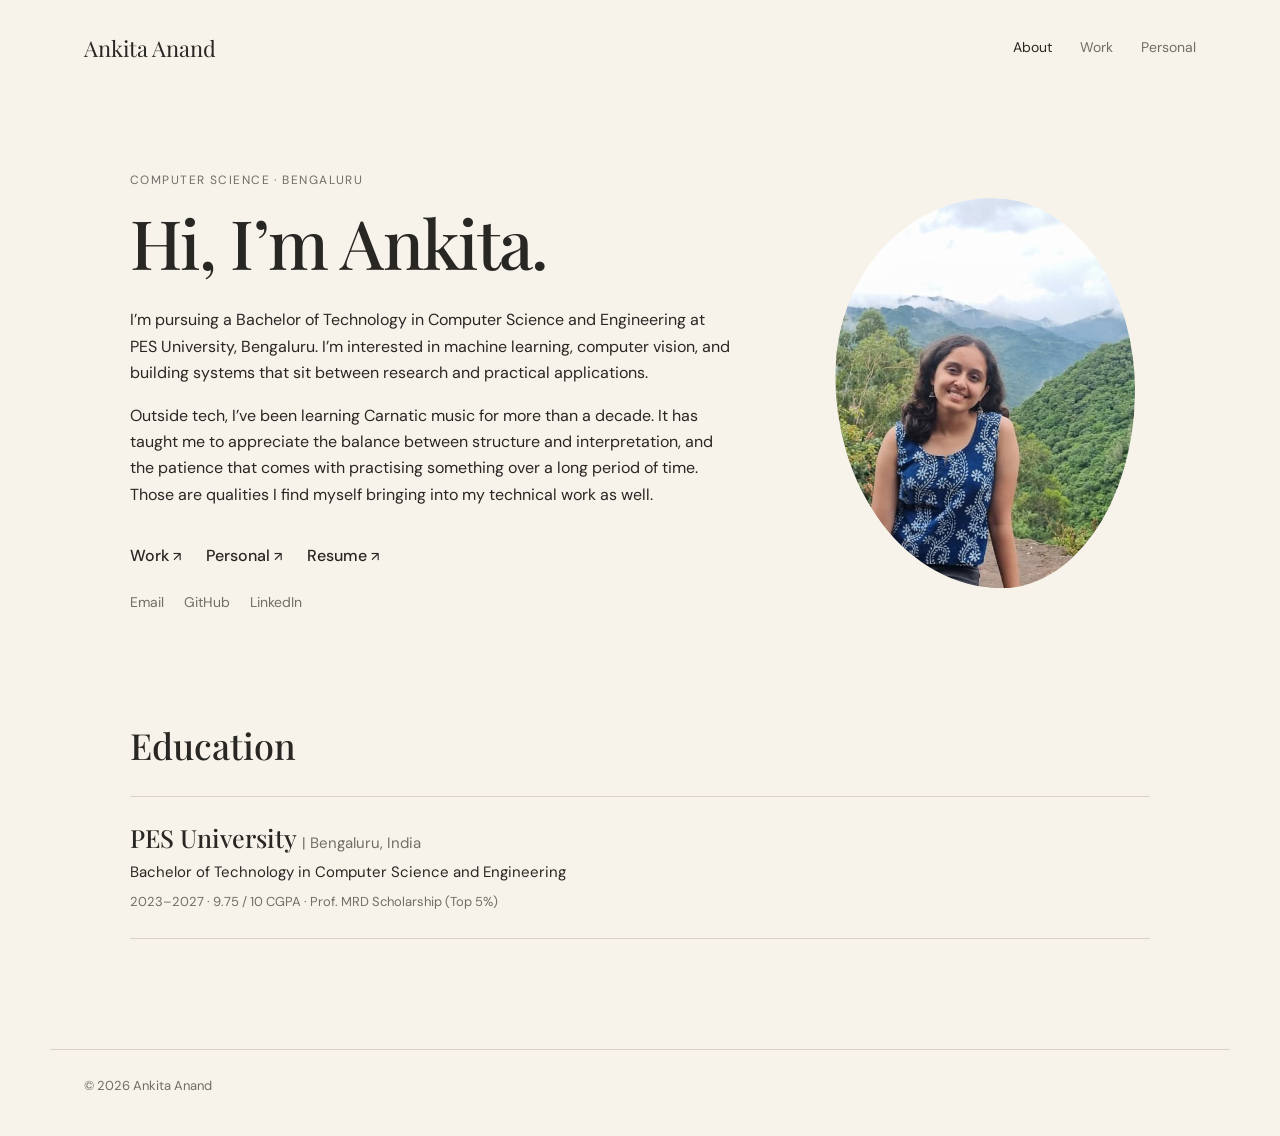
<file: index.html>
<!doctype html>
<html lang="en">

<head>
    <meta charset="utf-8">
    <meta name="viewport" content="width=device-width, initial-scale=1">

    <title>Ankita Anand</title>

    <meta
        name="description"
        content="Ankita Anand — Computer Science undergraduate, researcher, engineer, teacher and musician."
    >

    <link rel="preconnect" href="https://fonts.googleapis.com">
    <link rel="preconnect" href="https://fonts.gstatic.com" crossorigin>

    <link
        href="https://fonts.googleapis.com/css2?family=DM+Sans:wght@400;500;600&family=Playfair+Display:wght@500;600&display=swap"
        rel="stylesheet"
    >

    <link rel="stylesheet" href="style.css">
</head>


<body>

    <header>

        <a class="brand" href="index.html">
            Ankita Anand
        </a>

        <nav>
            <a class="active" href="index.html">
                About
            </a>

            <a href="projects.html">
                Work
            </a>

            <a href="other.html">
                Personal
            </a>
        </nav>

    </header>


    <main class="intro">

        <section class="hero">

            <div class="hero-copy">

                <p class="eyebrow">
                    Computer Science · Bengaluru
                </p>

                <h1>
                    Hi, I’m Ankita.
                </h1>

                <p>
                    I’m pursuing a Bachelor of Technology in Computer Science
                    and Engineering at PES University, Bengaluru. I’m interested
                    in machine learning, computer vision, and building systems
                    that sit between research and practical applications.
                </p>

                <p>
                    Outside tech, I’ve been learning Carnatic music for more than a decade.
                    It has taught me to appreciate the balance between structure and interpretation, and the patience that comes with practising something over a long period of time.
                    Those are qualities I find myself bringing into my technical work as well.
                </p>


                <div class="links">

                    <a href="projects.html">
                        Work <span>↗</span>
                    </a>

                    <a href="other.html">
                        Personal <span>↗</span>
                    </a>

                    <a href="assets/Ankita_Anand_Resume.pdf" target="_blank">
                        Resume <span>↗</span>
                    </a>

                </div>


                <div class="contact">

                    <a href="mailto:ankita-anand@outlook.com">
                        Email
                    </a>

                    <a
                        href="https://github.com/ankitaanand26"
                        target="_blank"
                        rel="noopener noreferrer"
                    >
                        GitHub
                    </a>

                    <a
                        href="https://www.linkedin.com/in/ankita-anand26"
                        target="_blank"
                        rel="noopener noreferrer"
                    >
                        LinkedIn
                    </a>

                </div>

            </div>


            <div class="portrait">

                <img
                    src="assets/ankita.jpeg"
                    alt="Ankita Anand"
                >

            </div>

        </section>


        <!-- Education -->

        <section class="about-section">

            <h2>
                Education
            </h2>

            <div class="education-list">

                <div class="education-item">

                    <h2>
                        PES University
                        <span>| Bengaluru, India</span>
                    </h2>

                    <p class="education-degree">
                        Bachelor of Technology in Computer Science and Engineering
                    </p>

                    <p class="education-details">
                        2023–2027 · 9.75 / 10 CGPA · Prof. MRD Scholarship (Top 5%)
                    </p>

                </div>

            </div>

        </section>

    </main>


    <footer>

        <span>
            © 2026 Ankita Anand
        </span>

    </footer>

</body>

</html>
</file>
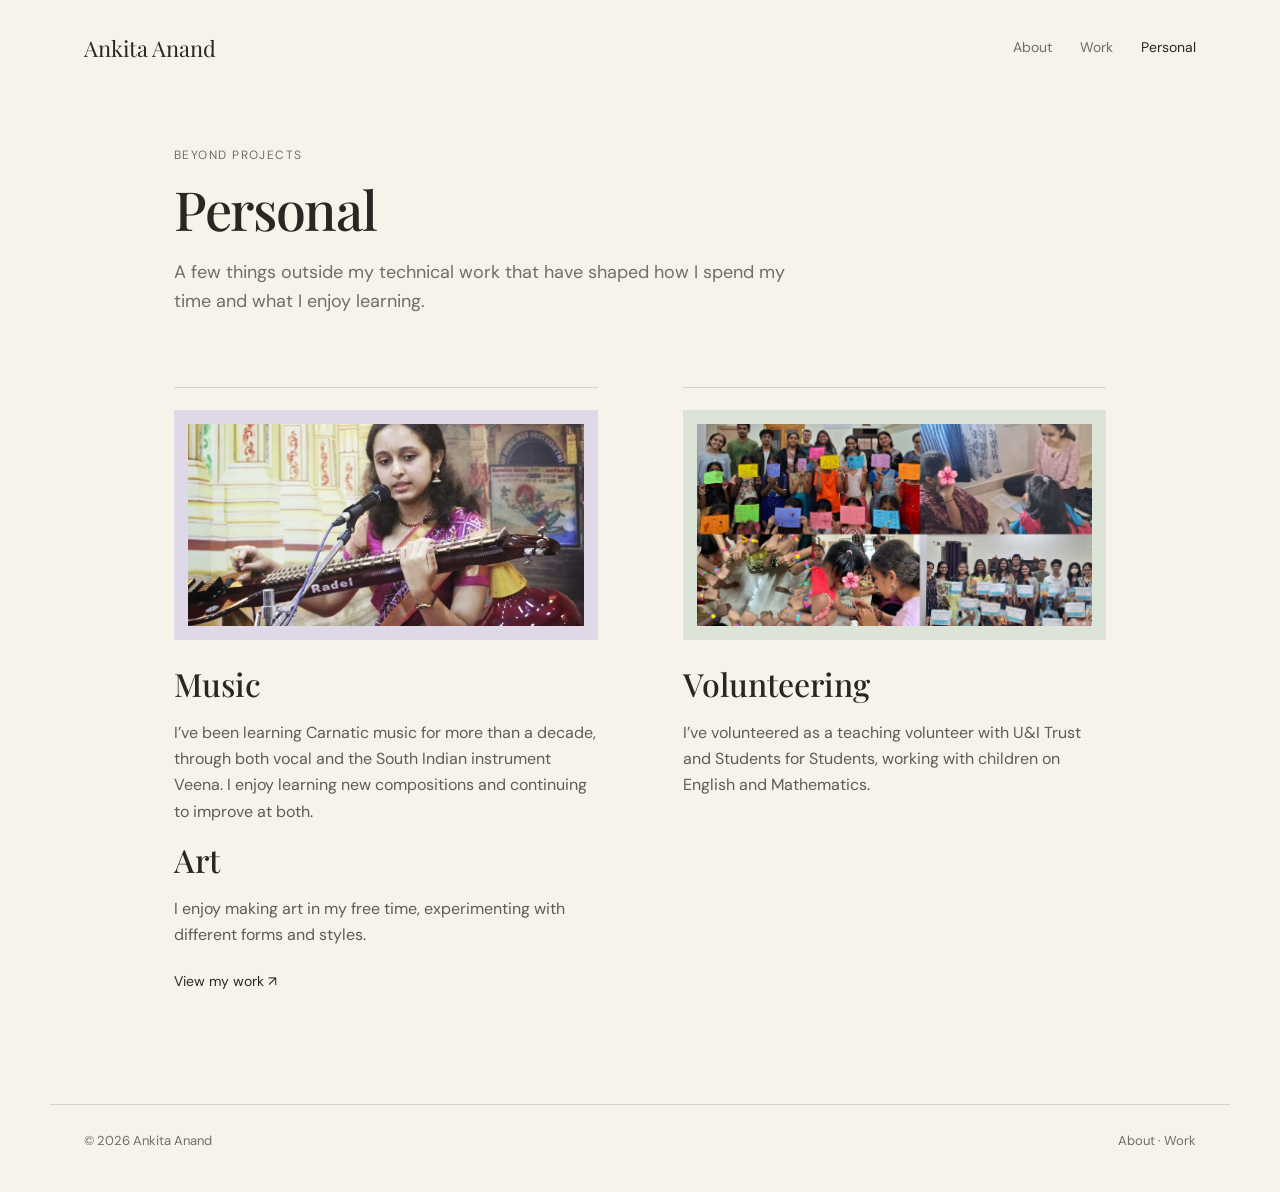
<file: other.html>
<!doctype html>
<html lang="en">

<head>
    <meta charset="utf-8">
    <meta
        name="viewport"
        content="width=device-width, initial-scale=1"
    >

    <title>Personal - Ankita Anand</title>

    <link rel="preconnect" href="https://fonts.googleapis.com">
    <link rel="preconnect" href="https://fonts.gstatic.com" crossorigin>

    <link
        href="https://fonts.googleapis.com/css2?family=DM+Sans:wght@400;500;600&family=Playfair+Display:wght@500;600&display=swap"
        rel="stylesheet"
    >

    <link rel="stylesheet" href="style.css">
</head>


<body>

    <header>

        <a class="brand" href="index.html">
            Ankita Anand
        </a>

        <nav>
            <a href="index.html">
                About
            </a>

            <a href="projects.html">
                Work
            </a>

            <a class="active" href="other.html">
                Personal
            </a>
        </nav>

    </header>


    <main class="page other-page">

        <div class="page-head">

            <p class="eyebrow">
                Beyond projects
            </p>

            <h1>
                Personal
            </h1>

            <p>
                A few things outside my technical work that have shaped
                how I spend my time and what I enjoy learning.
            </p>

        </div>


        <div class="other-grid">


            <!-- Music -->

            <section>

                <div class="other-image">
                    <img
                        src="assets/music.png"
                        alt="Ankita performing or learning Carnatic music"
                    >
                </div>

                <h2>
                    Music
                </h2>

                <p>
                    I’ve been learning Carnatic music for more than a decade, through both
                    vocal and the South Indian instrument Veena. I enjoy learning new
                    compositions and continuing to improve at both.
                </p>

                <h2>
                    Art
                </h2>

                <p>
                    I enjoy making art in my free time, experimenting with different forms and styles.
                </p>

                    <div class="project-links">

                        <a
                            href="https://www.instagram.com/_artbyankita?stkn=MWxwYzJyb3UyN3lqaQ=="
                            target="_blank"
                            rel="noopener noreferrer"
                        >
                            View my work ↗
                        </a>

                    </div>



            </section>


            <!-- Volunteering -->

            <section>

                <div class="other-image">
                    <img
                        src="assets/vol.png"
                        alt="Ankita volunteering as a teaching volunteer"
                    >
                </div>

                <h2>
                    Volunteering
                </h2>

                <p>
                    I’ve volunteered as a teaching volunteer with U&amp;I Trust
                    and Students for Students, working with children on English
                    and Mathematics.
                </p>

            </section>

        </div>

    </main>


    <footer>

        <span>
            © 2026 Ankita Anand
        </span>

        <span>
            <a href="index.html">
                About
            </a>
            ·
            <a href="projects.html">
                Work
            </a>
        </span>

    </footer>

</body>

</html>
</file>
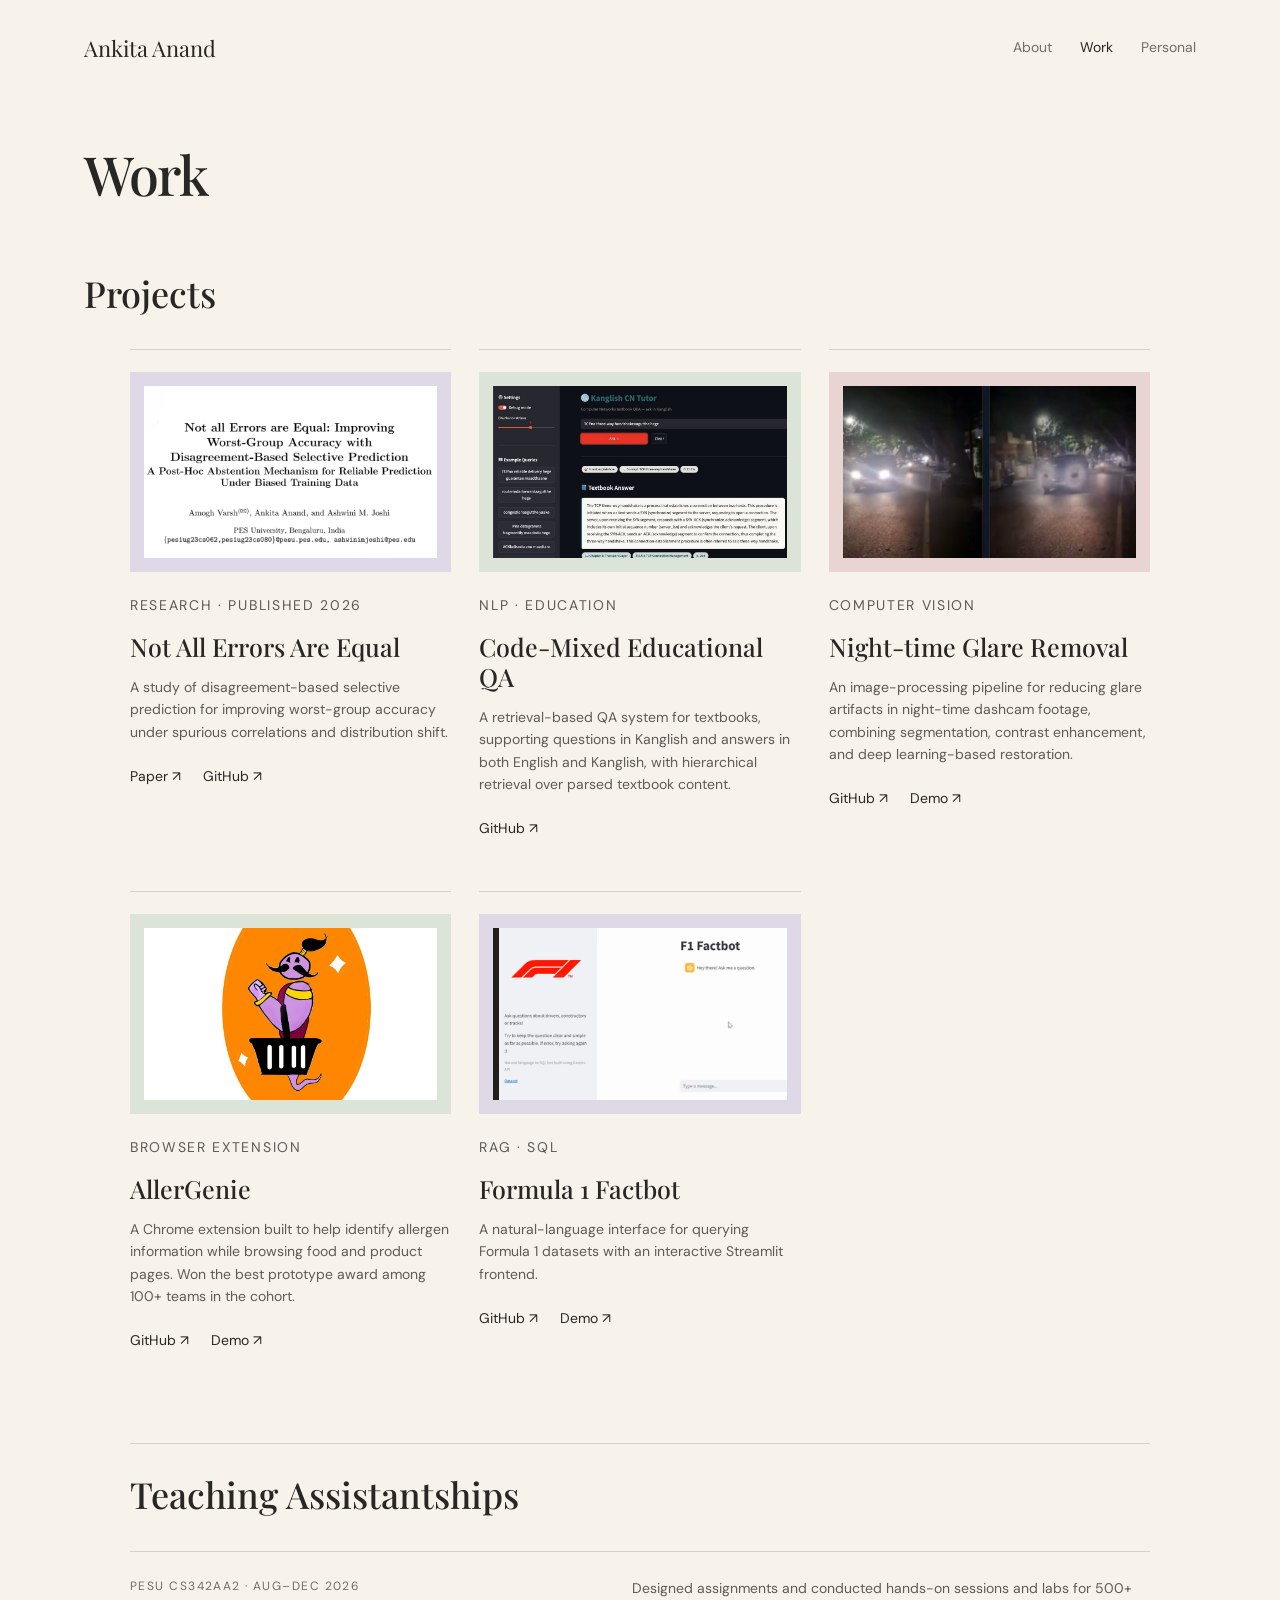
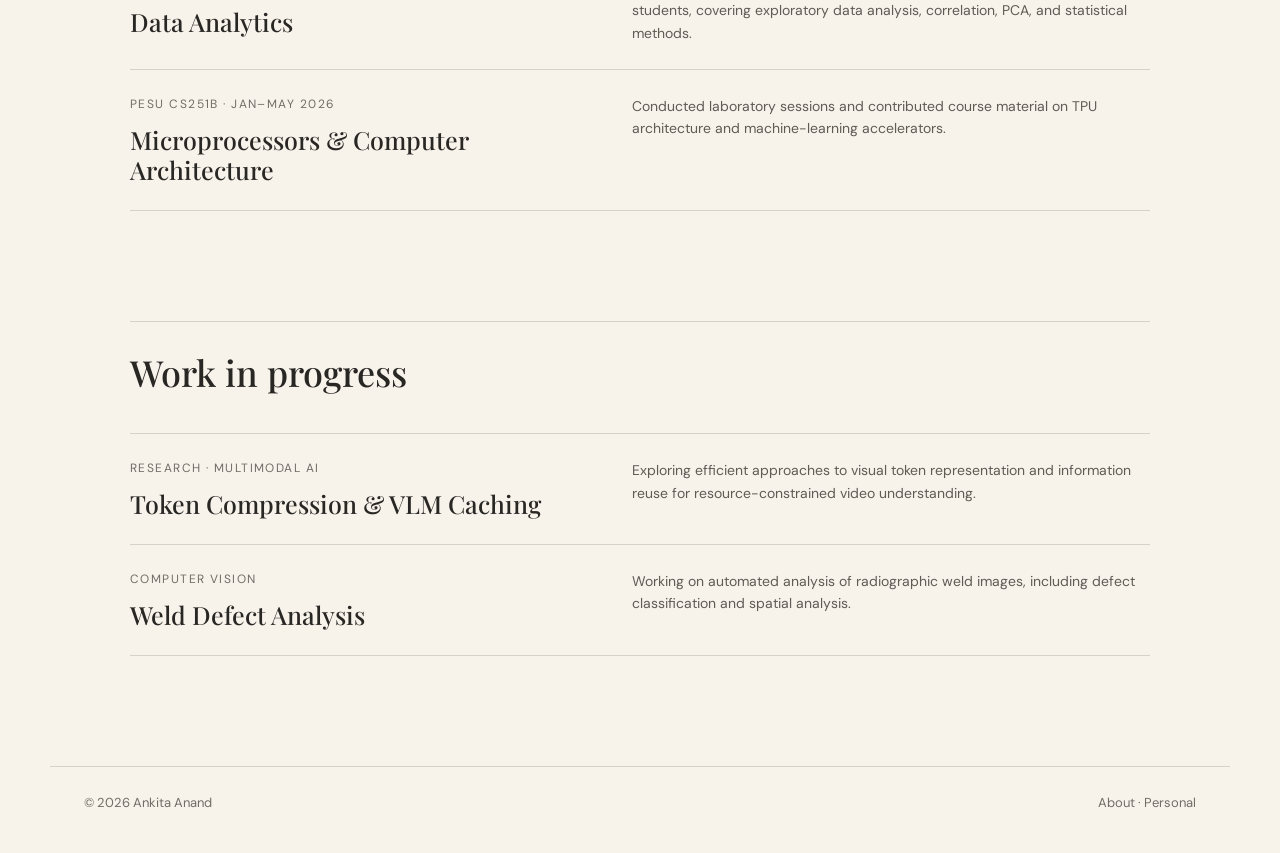
<file: projects.html>
<!doctype html>
<html lang="en">

<head>
    <meta charset="utf-8">
    <meta
        name="viewport"
        content="width=device-width, initial-scale=1"
    >

    <title>Work - Ankita Anand</title>

    <link rel="preconnect" href="https://fonts.googleapis.com">
    <link rel="preconnect" href="https://fonts.gstatic.com" crossorigin>

    <link
        href="https://fonts.googleapis.com/css2?family=DM+Sans:wght@400;500;600&family=Playfair+Display:wght@500;600&display=swap"
        rel="stylesheet"
    >

    <link rel="stylesheet" href="style.css">
</head>


<body>

    <header>

        <a class="brand" href="index.html">
            Ankita Anand
        </a>

        <nav>
            <a href="index.html">
                About
            </a>

            <a class="active" href="projects.html">
                Work
            </a>

            <a href="other.html">
                Personal
            </a>
        </nav>

    </header>


    <main class="page">

        <div class="page-head">

            <h1>
                Work
            </h1>

        </div>


        <div class="teaching-head">
                <h2>Projects</h2>
        </div>


        <div class="project-grid">


            <!-- Research paper -->

            <article class="project">

                <div class="project-media">
                    <img
                        src="assets/paper.png"
                        alt="Figure from Not All Errors Are Equal"
                    >
                </div>

                <div class="project-body">

                    <p class="type">
                        Research · Published 2026
                    </p>

                    <h2>
                        Not All Errors Are Equal
                    </h2>

                    <p>
                        A study of disagreement-based selective prediction
                        for improving worst-group accuracy under spurious
                        correlations and distribution shift.
                    </p>

                    <div class="project-links">

                        <a
                            href="https://link.springer.com/chapter/10.1007/978-3-032-35078-7_2"
                            target="_blank"
                            rel="noopener noreferrer"
                        >
                            Paper ↗
                        </a>

                        <a
                            href="https://github.com/ankitaanand26/disagreement_abstention"
                            target="_blank"
                            rel="noopener noreferrer"
                        >
                            GitHub ↗
                        </a>

                    </div>

                </div>

            </article>


            <!-- Kanglish QA -->

            <article class="project">

                <div class="project-media">
                    <img
                        src="assets/kanglish.png"
                        alt="Figure from Not All Errors Are Equal"
                    >
                </div>

                <div class="project-body">

                    <p class="type">
                        NLP · Education
                    </p>

                    <h2>
                        Code-Mixed Educational QA
                    </h2>

                    <p>
                        A retrieval-based QA system for textbooks, supporting questions in Kanglish
                        and answers in both English and Kanglish, with hierarchical retrieval
                        over parsed textbook content.
                    </p>

                    <div class="project-links">

                        <a
                            href="https://github.com/ankitaanand26/gen-ai-kanglish"
                            target="_blank"
                            rel="noopener noreferrer"
                        >
                            GitHub ↗
                        </a>

                    </div>

                </div>

            </article>


            <!-- Glare removal -->

            <article class="project">

                <div class="project-media">
                    <img
                        src="assets/glare.png"
                        alt="glare reduction"
                    >
                </div>

                <div class="project-body">

                    <p class="type">
                        Computer vision
                    </p>

                    <h2>
                        Night-time Glare Removal
                    </h2>

                    <p>
                        An image-processing pipeline for reducing glare
                        artifacts in night-time dashcam footage, combining
                        segmentation, contrast enhancement, and deep
                        learning-based restoration.
                    </p>

                    <div class="project-links">

                        <a
                            href="https://github.com/Sanjay-D-M/SW3_computer_vision"
                            target="_blank"
                            rel="noopener noreferrer">
                            GitHub ↗
                        </a>

                        <a
                            href="https://1drv.ms/v/c/a2e5b4ed9e66df76/IQDo85uY6JFtSY3fQ3LmfgnrASpuWWeCTiiNJAaN35Fe_8w?e=cxtLIs"
                            target="_blank"
                            rel="noopener noreferrer">
                            Demo ↗
                        </a>

                    </div>

                </div>

            </article>


            <!-- Allergen Chrome Extension -->

            <article class="project">

                <div class="project-media">
                    <img
                        src="assets/allergenie.png"
                        alt="Allergenie logo"
                    >
                </div>

                <div class="project-body">

                    <p class="type">
                        Browser Extension
                    </p>

                    <h2>
                        AllerGenie
                    </h2>

                    <p>
                        A Chrome extension built to help identify allergen
                        information while browsing food and product pages.
                        Won the best prototype award among 100+ teams in the cohort.
                    </p>

                    <div class="project-links">

                        <a
                            href="https://github.com/Dars-Vader/Allergenie"
                            target="_blank"
                            rel="noopener noreferrer"
                        >
                            GitHub ↗
                        </a>

                        <a
                            href="https://1drv.ms/v/c/a2e5b4ed9e66df76/IQB232ae7bTlIICidDUEAAAAAXctkQkYFYBeEMZWcVLYrmM?e=BcGv63"
                            target="_blank"
                            rel="noopener noreferrer">
                            Demo ↗
                        </a>

                    </div>

                </div>

            </article>


            <!-- F1 Factbot -->

            <article class="project">

                <div class="project-media">
                    <img
                        src="assets/f1.png"
                        alt="Figure of chatbot interface"
                    >
                </div>

                <div class="project-body">

                    <p class="type">
                        RAG · SQL
                    </p>

                    <h2>
                        Formula 1 Factbot
                    </h2>

                    <p>
                        A natural-language interface for querying Formula 1
                        datasets with an interactive Streamlit frontend.
                    </p>

                    <div class="project-links">

                        <a
                            href="https://github.com/ankitaanand26/f1-factbot"
                            target="_blank"
                            rel="noopener noreferrer"
                        >
                            GitHub ↗
                        </a>

                        <a
                            href="https://1drv.ms/v/c/a2e5b4ed9e66df76/IQA8tVo6xSXYToxYi3mcg9BCAS2CrY4iEP9dcTQH64EYJzo?e=ZlafD5"
                            target="_blank"
                            rel="noopener noreferrer">
                            Demo ↗
                        </a>

                    </div>

                </div>

            </article>


        </div>

        <section class="teaching">

            <div class="teaching-head">
                <h2>Teaching Assistantships</h2>
            </div>

            <div class="teaching-list">

                <article class="teaching-item">
                    <div>
                        <p class="type">PESU CS342AA2 · Aug–Dec 2026</p>
                        <h3>Data Analytics</h3>
                    </div>

                    <p>
                        Designed assignments and conducted hands-on sessions and labs
                        for 500+ students, covering exploratory data analysis,
                        correlation, PCA, and statistical methods.
                    </p>
                </article>

                <article class="teaching-item">
                    <div>
                        <p class="type">PESU CS251B · Jan–May 2026</p>
                        <h3>Microprocessors &amp; Computer Architecture</h3>
                    </div>

                    <p>
                        Conducted laboratory sessions and contributed course material
                        on TPU architecture and machine-learning accelerators.
                    </p>
                </article>

            </div>

        </section>


        <!-- Currently exploring -->

        <section class="ongoing">

            <div class="ongoing-head">

                <h2>
                    Work in progress
                </h2>

            </div>

            <div class="ongoing-list">

                <article class="ongoing-item">

                    <div>
                        <p class="type">
                            Research · Multimodal AI
                        </p>

                        <h3>
                            Token Compression &amp; VLM Caching
                        </h3>
                    </div>

                    <p>
                        Exploring efficient approaches to visual token
                        representation and information reuse for
                        resource-constrained video understanding.
                    </p>

                </article>


                <article class="ongoing-item">

                    <div>
                        <p class="type">
                            Computer vision
                        </p>

                        <h3>
                            Weld Defect Analysis
                        </h3>
                    </div>

                    <p>
                        Working on automated analysis of radiographic weld
                        images, including defect classification and spatial
                        analysis.
                    </p>

                </article>

            </div>

        </section>

    </main>


    <footer>

        <span>
            © 2026 Ankita Anand
        </span>

        <span>
            <a href="index.html">
                About
            </a>
            ·
            <a href="other.html">
                Personal
            </a>
        </span>

    </footer>

</body>

</html>
</file>
<file: style.css>
:root {
    --paper: #f7f3eb;
    --ink: #292724;
    --muted: #716d67;
    --rose: #e8d4d0;
    --sage: #dce4d7;
    --lav: #dfd9e7;
    --line: #d8d1c7;
    --white: #fbf9f5;
}

* {
    box-sizing: border-box;
}

html {
    scroll-behavior: smooth;
}

body {
    margin: 0;
    background: var(--paper);
    color: var(--ink);
    font-family: 'DM Sans', sans-serif;
    line-height: 1.65;
    font-size: 16px;
}

a {
    color: inherit;
    text-decoration: none;
    border-bottom: 1px solid transparent;
}

a:hover {
    border-bottom-color: currentColor;
}


/* =========================
   Header & Navigation
   ========================= */

header {
    max-width: 1180px;
    margin: auto;
    padding: 30px 34px;

    display: flex;
    justify-content: space-between;
    align-items: center;
}

.brand {
    font-family: 'Playfair Display', serif;
    font-size: 22px;
    border: 0;
}

.brand:hover {
    border: 0;
}

nav {
    display: flex;
    gap: 28px;

    color: var(--muted);
    font-size: 14px;
}

nav a.active {
    color: var(--ink);
}


/* =========================
   Main Layout
   ========================= */

main {
    max-width: 1180px;
    margin: auto;
    padding: 50px 34px 110px;
}


/* =========================
   Intro / About Page
   ========================= */

.intro {
    padding-top: 75px;
}

.hero {
    display: grid;
    grid-template-columns: minmax(0, 1fr) 330px;
    gap: 90px;
    align-items: center;

    max-width: 1020px;
    margin: auto;
}

.eyebrow,
.type {
    margin: 0 0 15px;

    font-size: 12px;
    text-transform: uppercase;
    letter-spacing: 0.12em;
    color: var(--muted);
}

.hero h1,
.page-head h1 {
    font-family: 'Playfair Display', serif;
    font-weight: 500;
    letter-spacing: -0.025em;
}

.hero h1 {
    margin: 0 0 30px;

    font-size: 68px;
    line-height: 1.05;
}

.hero p:not(.eyebrow) {
    max-width: 730px;
}


/* =========================
   Portrait
   ========================= */

.portrait {
    width: 300px;
    height: 390px;

    justify-self: center;

    transform: rotate(1deg);
    overflow: hidden;

    border-radius:
        52% 48% 44% 56% /
        45% 50% 50% 55%;
}

.portrait img {
    width: 100%;
    height: 100%;

    display: block;

    object-fit: cover;
    object-position: center 42%;
}


/* =========================
   Links
   ========================= */

.links {
    display: flex;
    gap: 25px;

    margin-top: 35px;

    font-weight: 500;
}

.links span {
    font-size: 13px;
}

.contact {
    display: flex;
    gap: 20px;

    margin-top: 20px;

    color: var(--muted);
    font-size: 14px;
}


/* =========================
   Education
   ========================= */

.about-section {
    max-width: 1020px;
    margin: 110px auto 0;
}

.about-section > h2 {
    margin: 0;
    font-family: 'Playfair Display', serif;
    font-size: 36px;
    font-weight: 500;
    line-height: 1.15;
}

.education-list {
    margin-top: 30px;
}

.education-item {
    padding: 25px 0;

    border-top: 1px solid var(--line);
}

.education-item:last-child {
    border-bottom: 1px solid var(--line);
}

.education-item h2 {
    margin: 0 0 7px;

    font-family: 'Playfair Display', serif;
    font-size: 25px;
    font-weight: 500;
    line-height: 1.25;
}

.education-item h2 span {
    font-family: 'DM Sans', sans-serif;
    font-size: 15px;
    font-weight: 400;
    color: var(--muted);
}

.education-degree {
    margin: 0 0 6px;

    font-size: 15px;
}

.education-details {
    margin: 0;

    color: var(--muted);
    font-size: 13px;
}


/* =========================
   Currently Note
   ========================= */

.note {
    display: grid;
    grid-template-columns: 150px 1fr;
    gap: 20px;

    max-width: 1020px;
    margin: 90px auto 0;
    padding-top: 25px;

    border-top: 1px solid var(--line);
}

.note span {
    font-size: 12px;
    text-transform: uppercase;
    letter-spacing: 0.12em;
    color: var(--muted);
}

.note p {
    max-width: 650px;
    margin: 0;
}


/* =========================
   Page Header
   ========================= */

.page-head {
    max-width: 1020px;
    margin-bottom: 70px;
}

.page-head h1 {
    margin: 0 0 20px;

    font-size: 54px;
    line-height: 1.05;
}

.page-head > p:last-child {
    max-width: 650px;

    font-size: 18px;
    color: var(--muted);
}


/* =========================
   Projects
   ========================= */

.project-grid {
    max-width: 1020px;
    margin: auto;

    display: grid;
    grid-template-columns: repeat(3, 1fr);
    gap: 50px 28px;
}

.project {
    padding-top: 22px;
    border-top: 1px solid var(--line);
}


/* =========================
   Project Image Frame
   ========================= */

.project-media {
    height: 200px;
    margin-bottom: 22px;

    padding: 14px;

    display: flex;
    align-items: stretch;
    justify-content: stretch;

    background: var(--lav);

    overflow: hidden;
}

.project:nth-child(2n) .project-media {
    background: var(--sage);
}

.project:nth-child(3n) .project-media {
    background: var(--rose);
}

.project-media img {
    width: 100%;
    height: 100%;

    display: block;

    object-fit: cover;
    object-position: center;
}


/* =========================
   Project Text
   ========================= */

.project h2 {
    margin: 0 0 11px;

    font-family: 'Playfair Display', serif;
    font-weight: 500;
    font-size: 25px;
    line-height: 1.2;
}

.project p {
    color: #5f5b55;
    font-size: 14px;
    line-height: 1.6;
}


/* =========================
   Project Links
   ========================= */

.project-links {
    display: flex;
    gap: 22px;

    margin-top: 22px;

    font-size: 14px;
}


/* =========================
   Personal Page
   ========================= */

.other-page {
    max-width: 1000px;
}

.other-grid {
    display: grid;
    grid-template-columns: 1fr 1fr;
    gap: 70px 85px;
}

.other-grid section {
    padding-top: 22px;

    border-top: 1px solid var(--line);
}

.other-grid h2 {
    margin: 0 0 11px;

    font-family: 'Playfair Display', serif;
    font-weight: 500;
    font-size: 32px;
    line-height: 1.2;
}

.other-grid p {
    color: #5f5b55;
}


/* =========================
   Personal Page Images
   ========================= */

.other-image {
    width: 100%;
    height: 230px;
    margin-bottom: 25px;

    padding: 14px;

    overflow: hidden;

    background: var(--lav);
}

.other-grid section:nth-child(2) .other-image {
    background: var(--sage);
}

.other-image img {
    width: 100%;
    height: 100%;

    display: block;

    object-fit: cover;
    object-position: center;
}


/* =========================
   Teaching Assistant Courses
   ========================= */

.course-list {
    margin: 22px 0;
}

.course {
    display: flex;
    justify-content: space-between;
    align-items: baseline;

    padding: 13px 0;

    border-top: 1px solid var(--line);

    font-size: 14px;
}

.course:last-child {
    border-bottom: 1px solid var(--line);
}

.course strong {
    font-weight: 500;
}

.course span {
    color: var(--muted);
    font-size: 13px;
}


/* =========================
   Footer
   ========================= */

footer {
    max-width: 1180px;
    margin: auto;
    padding: 25px 34px 40px;

    display: flex;
    justify-content: space-between;

    border-top: 1px solid var(--line);

    color: var(--muted);
    font-size: 13px;
}

footer a {
    color: var(--muted);
}


/* =========================
   Teaching
   ========================= */

.teaching {
    max-width: 1020px;
    margin: 90px auto 0;
    padding-top: 30px;
    border-top: 1px solid var(--line);
}

.teaching-head {
    margin-bottom: 35px;
}

.teaching-head .eyebrow {
    margin-bottom: 10px;
}

.teaching-head h2 {
    margin: 0;
    font-family: 'Playfair Display', serif;
    font-weight: 500;
    font-size: 36px;
    line-height: 1.15;
}

.teaching-list {
    display: flex;
    flex-direction: column;
}

.teaching-item {
    display: grid;
    grid-template-columns: 1fr 1.2fr;
    gap: 70px;
    padding: 25px 0;
    border-top: 1px solid var(--line);
}

.teaching-item:last-child {
    border-bottom: 1px solid var(--line);
}

.teaching-item .type {
    margin-bottom: 10px;
}

.teaching-item h3 {
    margin: 0;
    font-family: 'Playfair Display', serif;
    font-weight: 500;
    font-size: 25px;
    line-height: 1.2;
}

.teaching-item > p {
    margin: 0;
    color: #5f5b55;
    font-size: 14px;
    line-height: 1.6;
}

/* =========================
   Currently Exploring
   ========================= */

.ongoing {
    max-width: 1020px;
    margin: 110px auto 0;
    padding-top: 30px;

    border-top: 1px solid var(--line);
}

.ongoing-head {
    margin-bottom: 40px;
}

.ongoing-head .eyebrow {
    margin-bottom: 10px;
}

.ongoing-head h2 {
    margin: 0;

    font-family: 'Playfair Display', serif;
    font-weight: 500;
    font-size: 36px;
    line-height: 1.15;
}

.ongoing-list {
    display: flex;
    flex-direction: column;
}

.ongoing-item {
    display: grid;
    grid-template-columns: 1fr 1.2fr;
    gap: 70px;

    padding: 25px 0;

    border-top: 1px solid var(--line);
}

.ongoing-item:last-child {
    border-bottom: 1px solid var(--line);
}

.ongoing-item .type {
    margin-bottom: 10px;
}

.ongoing-item h3 {
    margin: 0;

    font-family: 'Playfair Display', serif;
    font-weight: 500;
    font-size: 25px;
    line-height: 1.2;
}

.ongoing-item > p {
    margin: 0;

    color: #5f5b55;
    font-size: 14px;
    line-height: 1.6;
}


/* =========================
   Responsive Layout
   ========================= */

@media (max-width: 800px) {

    header {
        padding: 24px 20px;
        align-items: flex-start;
    }

    nav {
        gap: 14px;
    }

    main {
        padding-left: 20px;
        padding-right: 20px;
    }

    .intro {
        padding-top: 45px;
    }

    .hero {
        grid-template-columns: 1fr;
        gap: 45px;
    }

    .portrait {
        width: 230px;
        height: 300px;
        justify-self: start;
    }

    .hero h1 {
        font-size: 52px;
    }

    .project-grid,
    .other-grid {
        grid-template-columns: 1fr;
        gap: 50px;
    }

    .page-head h1 {
        font-size: 46px;
    }

    .note {
        grid-template-columns: 1fr;
        gap: 8px;
    }

    .contact {
        flex-wrap: wrap;
    }

    .teaching {
        margin-top: 80px;
    }

    .teaching-item {
        grid-template-columns: 1fr;
        gap: 12px;
    }

    .ongoing-item {
        grid-template-columns: 1fr;
        gap: 12px;
    }

    .ongoing {
        margin-top: 80px;
    }

    .about-section {
        margin-top: 80px;
    }

    .other-image {
        height: 210px;
    }

    footer {
        padding-left: 20px;
        padding-right: 20px;

        gap: 20px;
        flex-direction: column;
    }
}
</file>
